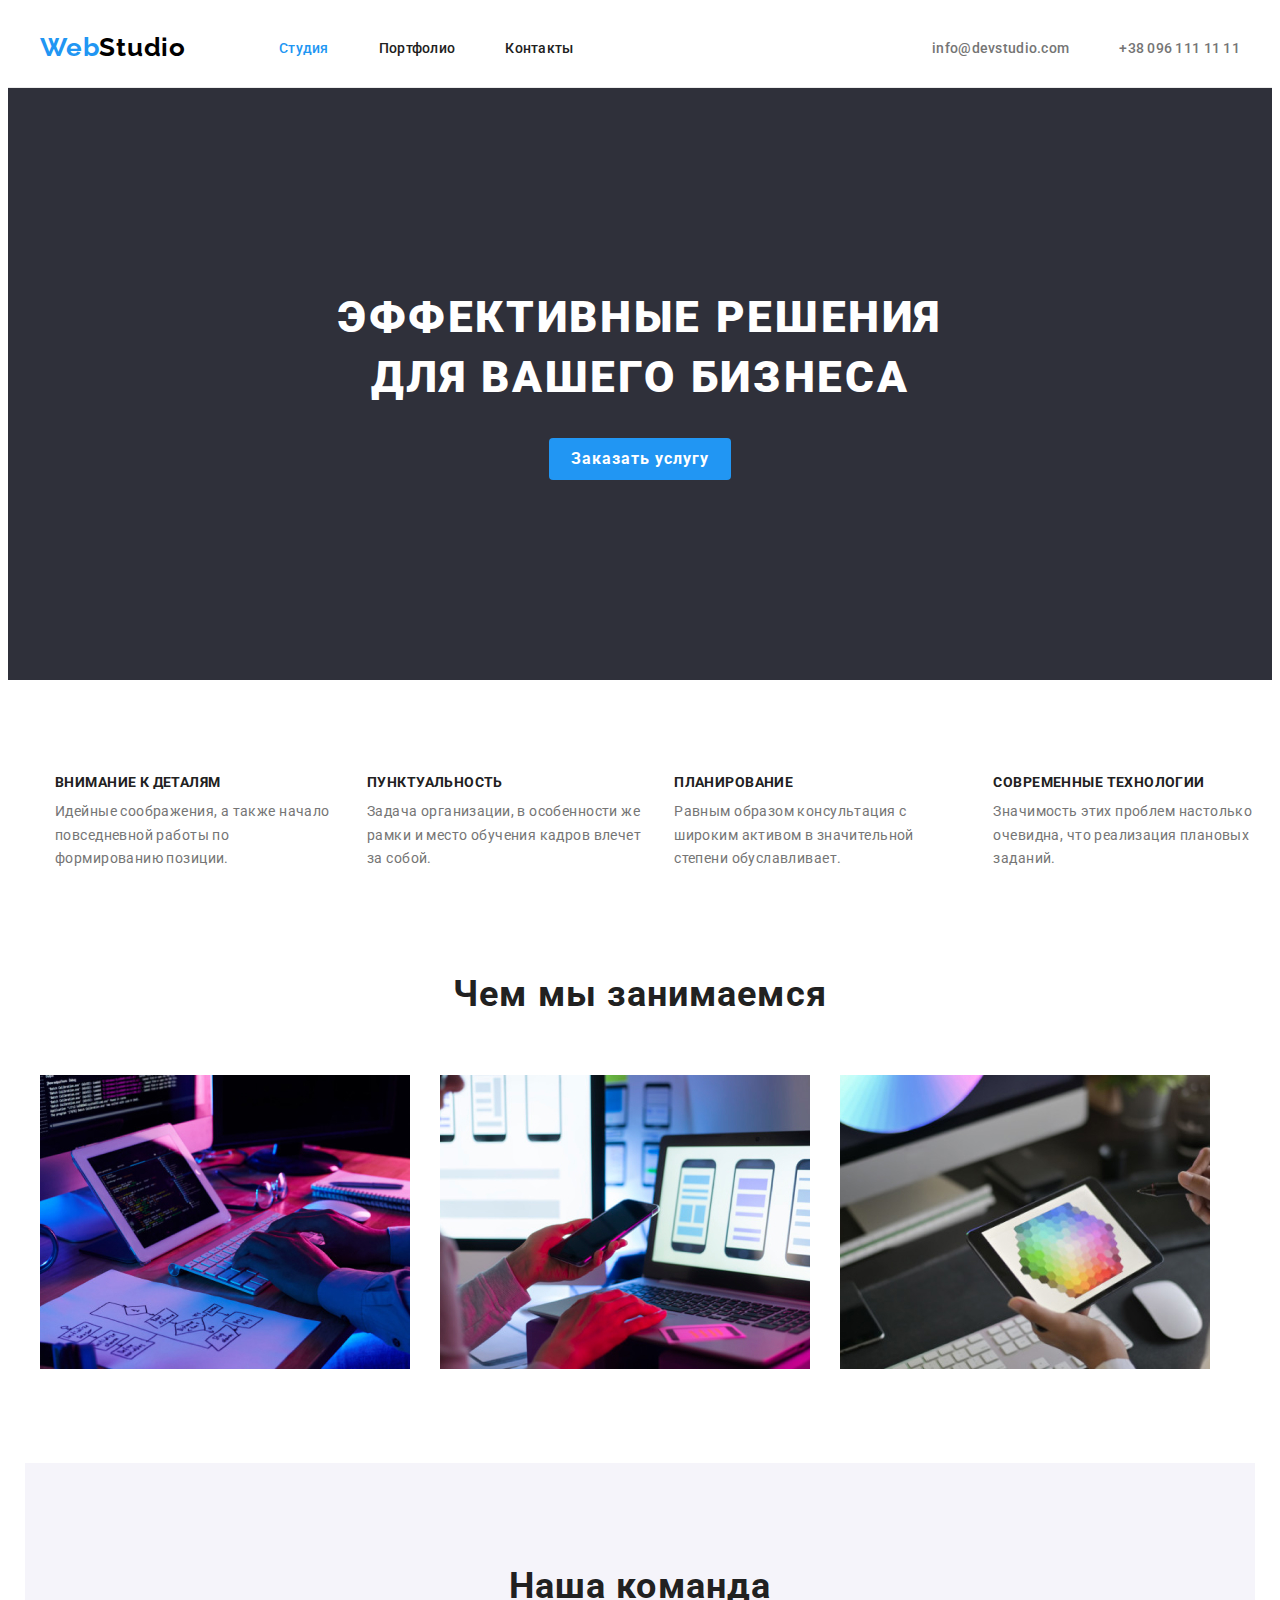
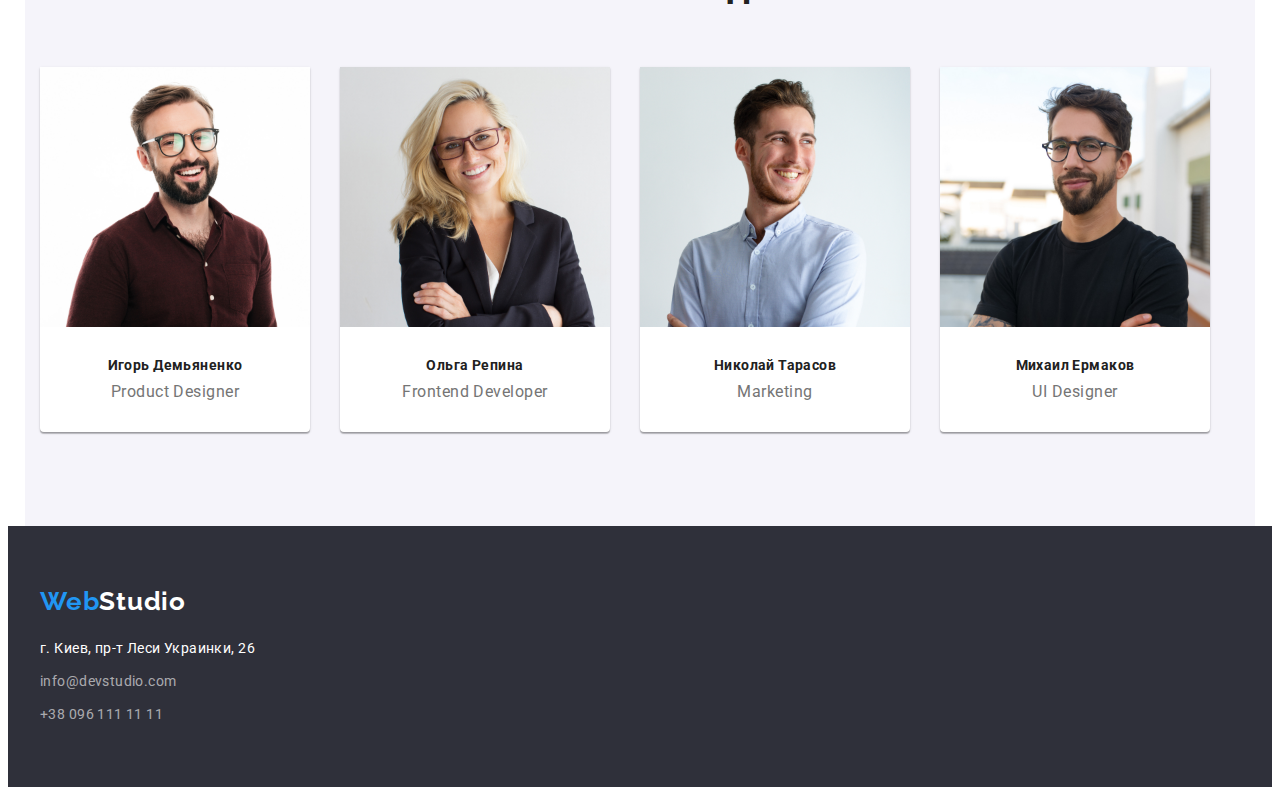
<file: index.html>
<!DOCTYPE html>
<html lang="ru">
<head>
    <meta charset="UTF-8"/>
    <title>Test</title>
    <link
            rel="stylesheet"
            href="https://cdnjs.cloudflare.com/ajax/libs/modern-normalize/1.0.0/modern-normalize.min.css"
            integrity="sha512-ISS7cAi1PEhQ8jnbJpJZMd29NlhNj4AWYyLOSp2CE/CsHxTCu+r+t0D2yoJudVrd0/8fTVPUVDzY5Tvli75u/g=="
            crossorigin="anonymous"
    />
    <!-- Raleway and  Roboto-->
    <link rel="preconnect" href="https://fonts.gstatic.com">
    <link href="https://fonts.googleapis.com/css2?family=Raleway:wght@700&family=Roboto:wght@400;500;700;900&display=swap"
          rel="stylesheet">
    <link href="./css/style.css" rel="stylesheet"/>
</head>
<body>
<!--==============================HEADER===========================================-->
<!--<div class="first-background">-->
<header>
    <div class="header-flex container">
        <!--    <nav>-->
        <nav class="logo-and-nav">
            <a href="index.html" class="logo link">Web<span class="studio">Studio</span></a>
            <ul class="nav-ul">
                <li class="nav-ul-li">
                    <a href="" class="head link active">Студия</a>
                </li>
                <li class="nav-ul-li">
                    <a href="portfolio.html" class="head link">Портфолио</a>
                </li>
                <li class="nav-ul-li">
                    <a href="" class="head link">Контакты</a>
                </li>
            </ul>
        </nav>
        <!--    </nav>-->
        <ul class="ul-mail">
            <li class="nav-ul-li">
                <a href="mailto:info@devstudio.com" class="info link">info@devstudio.com</a>
            </li>
            <li class="nav-ul-li">
                <a href="tel:+38961111111" class="info link">+38 096 111 11 11</a>
            </li>
        </ul>
    </div>
</header>
<!--==============================HEADER END===========================================-->
<!--==================================MAIN=============================================-->
<main>
    <section class="osnovnaya">
        <h1 class="osnovnaya-h1">ЭФФЕКТИВНЫЕ РЕШЕНИЯ ДЛЯ ВАШЕГО БИЗНЕСА</h1>
        <button class="button-osnov" type="button">Заказать услугу</button>
    </section>
        <section class="sec-chem-mi first-background container">
<!--            <div class="first-background pad">-->
            <ul class="chem-mi-ul container">
                <li class="chem-mi-li">
                    <h3 class="chem-mi-h3">Внимание к деталям</h3>
                    <p class="h3-text">
                        Идейные соображения, а также начало повседневной работы по
                        формированию позиции.
                    </p>
                </li>
                <li class="chem-mi-li">
                    <h3 class="chem-mi-h3">Пунктуальность</h3>
                    <p class="h3-text">
                        Задача организации, в особенности же рамки и место обучения кадров
                        влечет за собой.
                    </p>
                </li>
                <li class="chem-mi-li">
                    <h3 class="chem-mi-h3">Планирование</h3>
                    <p class="h3-text">
                        Равным образом консультация с широким активом в значительной степени
                        обуславливает.
                    </p>
                </li>
                <li class="chem-mi-li">
                    <h3 class="chem-mi-h3">Современные технологии</h3>
                    <p class="h3-text">
                        Значимость этих проблем настолько очевидна, что реализация плановых
                        заданий.
                    </p>
                </li>
            </ul>
        </section>
        <section class="o-rabote container">
            <h2 class="o-rabote-h2">Чем мы занимаемся</h2>
            <ul class="o-rabote-ul">
                <li class="o-rabote-li">
                    <img src="images/rab-1.jpg" alt="рабочий стол" width="370"/>
                </li>
                <li class="o-rabote-li">
                    <img src="images/rab-2.jpg" alt="мобильный" width="370"/>
                </li>
                <li class="o-rabote-li">
                    <img src="images/rab-3.jpg" alt="планшет" width="370"/>
                </li>
            </ul>
        </section>
    <section class="nasha-komanda container">
        <h2>Наша команда</h2>
        <ul class="nasha-komanda-ul">
            <li class="nasha-komanda-li">
                <img class="komanda-img" src="images/img%20(5).jpg" alt="1" width="270"/>
                <div class="nasha-komanda-li-div">
                    <h3 class="nasha-komanda-h3">Игорь Демьяненко</h3>
                    <p class="proffesia">Product Designer</p>
                </div>
            </li>
            <li class="nasha-komanda-li">
                <img class="komanda-img" src="images/img%20(6).jpg" alt="2" width="270"/>
                <div class="nasha-komanda-li-div">
                    <h3 class="nasha-komanda-h3">Ольга Репина</h3>
                    <p class="proffesia">Frontend Developer</p>
                </div>
            </li>
            <li class="nasha-komanda-li">
                <img class="komanda-img" src="images/img%20(7).jpg" alt="3" width="270"/>
                <div class="nasha-komanda-li-div">
                    <h3 class="nasha-komanda-h3">Николай Тарасов</h3>
                    <p class="proffesia">Marketing</p>
                </div>
            </li>
            <li class="nasha-komanda-li">
                <img class="komanda-img" src="images/img%20(8).jpg" alt="4" width="270"/>
                <div class="nasha-komanda-li-div">
                    <h3 class="nasha-komanda-h3">Михаил Ермаков</h3>
                    <p class="proffesia">UI Designer</p>
                </div>
            </li>
        </ul>
    </section>
</main>
<!--==================================MAIN END=============================================-->
<!--===================================FOOTER==============================================-->
<footer>
    <div class="div-footer container">
        <a href="index.html" class="logo-foot link footer">Web<span class="studio-white">Studio</span></a>
        <address>г. Киев, пр-т Леси Украинки, 26</address>
        <ul>
            <li class="foot-a">
                <a class="mail link" href="mailto:info@devstudio.com">info@devstudio.com</a>
            </li>
            <li>
                <a class="tel link" href="tel:+38961111111">+38 096 111 11 11</a>
            </li>
        </ul>
    </div>
</footer>
<!--===================================FOOTER=END==========================================-->
</body>
</html>
</file>
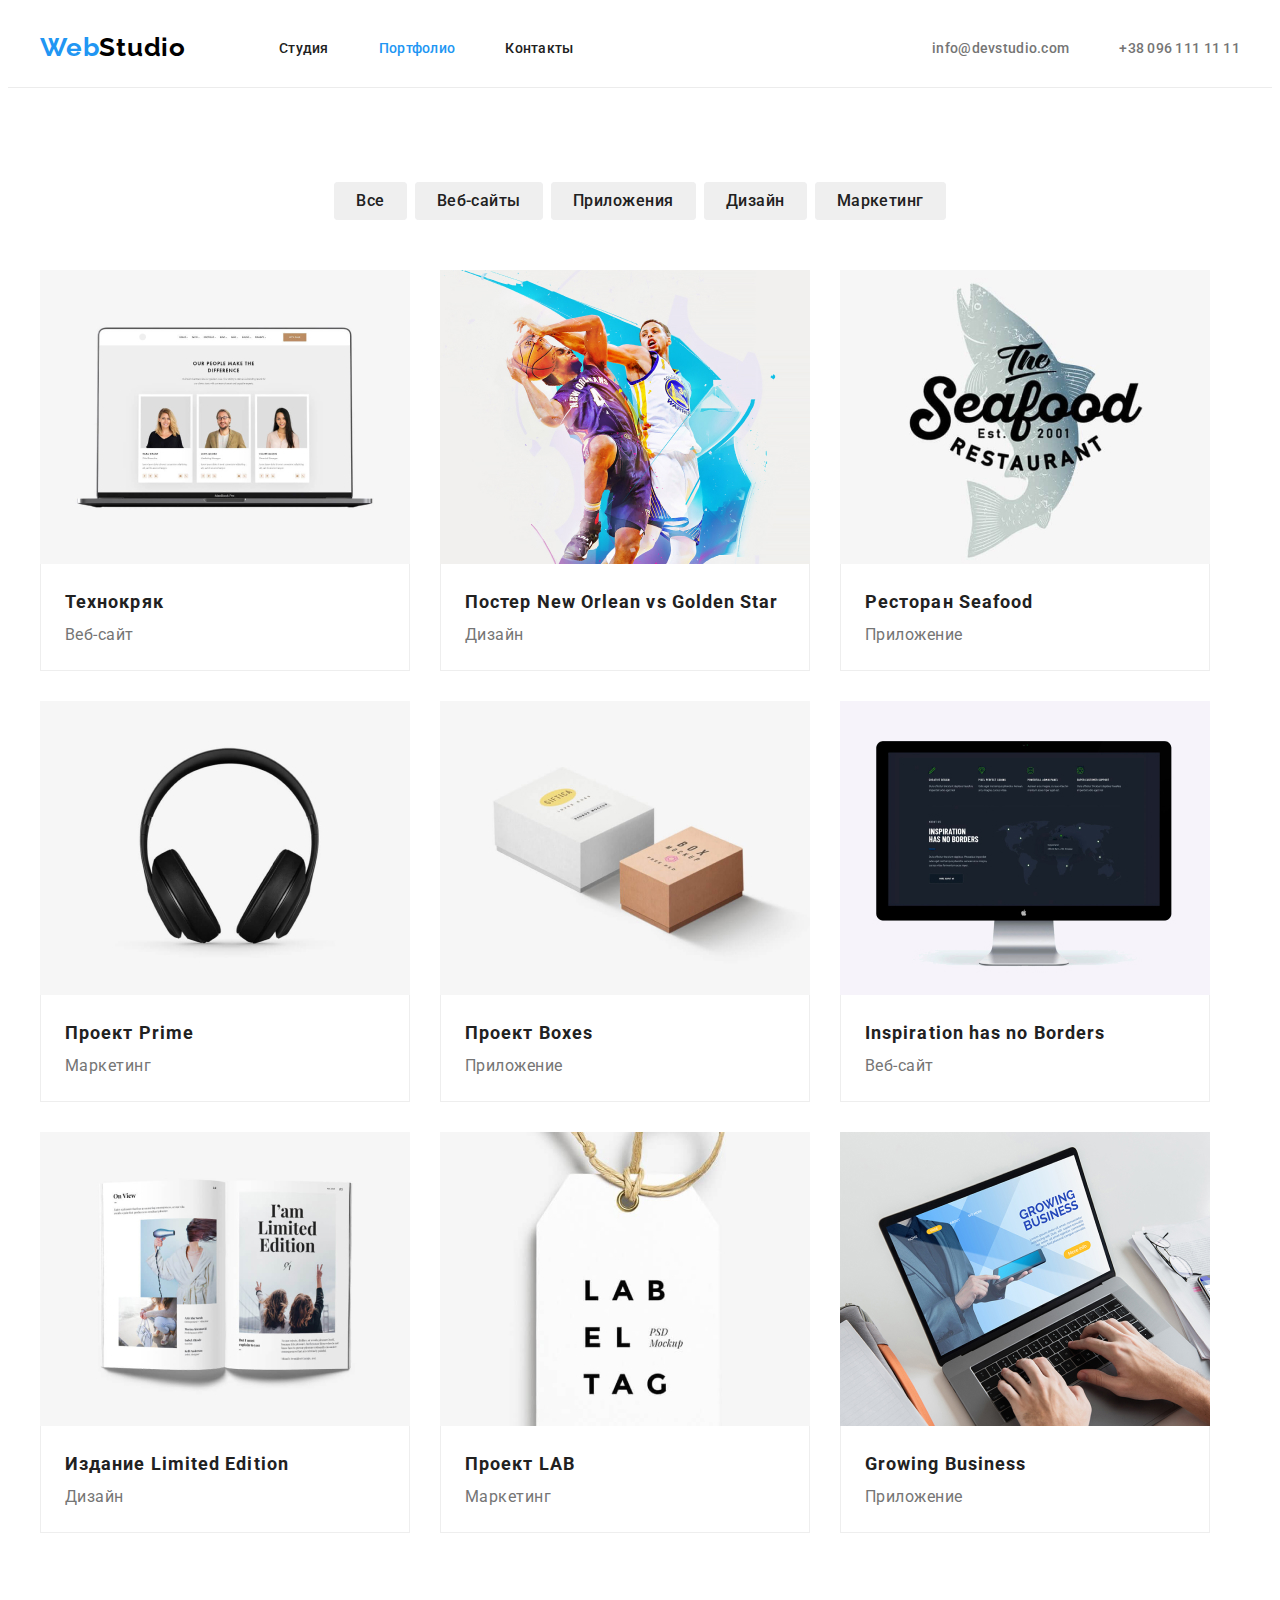
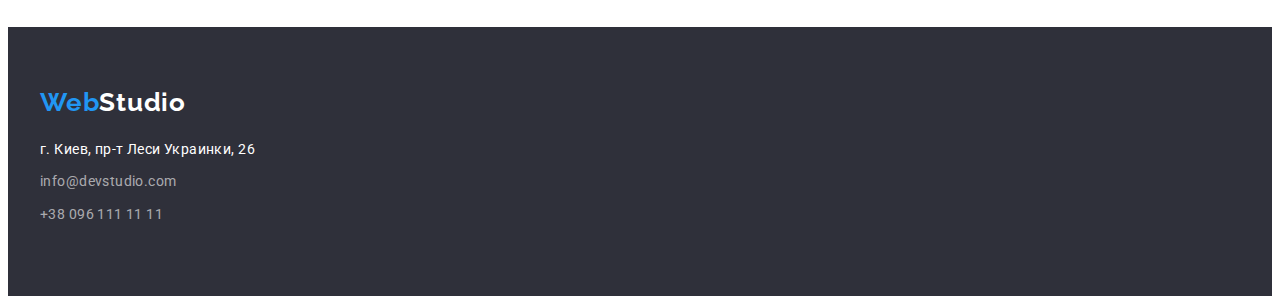
<file: portfolio.html>
<!DOCTYPE html>
<html lang="ru">
<head>
    <meta charset="UTF-8"/>
    <title>Test</title>
    <link
            rel="stylesheet"
            href="https://cdnjs.cloudflare.com/ajax/libs/modern-normalize/1.0.0/modern-normalize.min.css"
            integrity="sha512-ISS7cAi1PEhQ8jnbJpJZMd29NlhNj4AWYyLOSp2CE/CsHxTCu+r+t0D2yoJudVrd0/8fTVPUVDzY5Tvli75u/g=="
            crossorigin="anonymous"
    />
    <!-- Raleway and  Roboto-->
    <link rel="preconnect" href="https://fonts.gstatic.com">
    <link href="https://fonts.googleapis.com/css2?family=Raleway:wght@700&family=Roboto:wght@400;500;700;900&display=swap"
          rel="stylesheet">
    <link href="./css/style.css" rel="stylesheet"/>
</head>
<body>
<!--==============================HEADER===========================================-->
<header>
    <div class="header-flex container">
        <!--    <nav>-->
        <nav class="logo-and-nav">
            <a href="index.html" class="logo link">Web<span class="studio">Studio</span></a>
            <ul class="nav-ul">
                <li class="nav-ul-li">
                    <a href="index.html" class="head link">Студия</a>
                </li>
                <li class="nav-ul-li">
                    <a href="portfolio.html" class="head link active">Портфолио</a>
                </li>
                <li class="nav-ul-li">
                    <a href="" class="head link">Контакты</a>
                </li>
            </ul>
        </nav>
        <!--    </nav>-->
        <ul class="ul-mail">
            <li class="nav-ul-li">
                <a href="mailto:info@devstudio.com" class="info link">info@devstudio.com</a>
            </li>
            <li class="nav-ul-li">
                <a href="tel:+38961111111" class="info link">+38 096 111 11 11</a>
            </li>
        </ul>
    </div>
</header>
<!--==============================HEADER END===========================================-->
<!--==============================MAIN=================================================-->
    <main class="portfolio-main">
        <section class="work">
            <ul class="work-ul">
                <li class="work-select">
                    <button class="work-select-button link">Все</button>
                </li>
                <li class="work-select">
                    <button class="work-select-button link">Веб-сайты</button>
                </li>
                <li class="work-select">
                    <button class="work-select-button link">Приложения</button>
                </li>
                <li class="work-select">
                    <button class="work-select-button link">Дизайн</button>
                </li>
                <li class="work-select">
                    <button class="work-select-button link">Маркетинг</button>
                </li>
            </ul>
            <ul class="ul-primeri-rabot">
                <li class="li-primeri-rabot">
                    <img src="images/tehno.jpg" alt="техно кряк" width="370"/>
                    <div class="li-primeri-rabot-text">
                        <h3 class="port-h3">Технокряк</h3>
                        <p class="port-p">Веб-сайт</p>
                    </div>
                </li>
                <li class="li-primeri-rabot">
                    <img src="images/img.jpg" alt="баскетбол" width="370"/>
                    <div class="li-primeri-rabot-text">
                        <h3 class="port-h3">Постер New Orlean vs Golden Star</h3>
                        <p class="port-p">Дизайн</p>
                    </div>
                </li>
                <li class="li-primeri-rabot">
                    <img src="images/img-1.jpg" alt="лого ресторана" width="370"/>
                    <div class="li-primeri-rabot-text">
                        <h3 class="port-h3">Ресторан Seafood</h3>
                        <p class="port-p">Приложение</p>
                    </div>
                </li>
                <li class="li-primeri-rabot">
                    <img src="images/img-2.jpg" alt="наушники" width="370"/>
                    <div class="li-primeri-rabot-text">
                        <h3 class="port-h3">Проект Prime</h3>
                        <p class="port-p">Маркетинг</p>
                    </div>
                </li>
                <li class="li-primeri-rabot">
                    <img src="images/img-3.jpg" alt="коробочки" width="370"/>
                    <div class="li-primeri-rabot-text">
                        <h3 class="port-h3">Проект Boxes</h3>
                        <p class="port-p">Приложение</p>
                    </div>
                </li>
                <li class="li-primeri-rabot">
                    <img src="images/img-4.jpg" alt="монитор" width="370"/>
                    <div class="li-primeri-rabot-text">
                        <h3 class="port-h3">Inspiration has no Borders</h3>
                        <p class="port-p">Веб-сайт</p>
                    </div>
                </li>
                <li class="li-primeri-rabot">
                    <img src="images/img-5.jpg" alt="книга" width="370"/>
                    <div class="li-primeri-rabot-text">
                        <h3 class="port-h3">Издание Limited Edition</h3>
                        <p class="port-p">Дизайн</p>
                    </div>
                </li>
                <li class="li-primeri-rabot">
                    <img src="images/img-6.jpg" alt="лейба" width="370"/>
                    <div class="li-primeri-rabot-text">
                        <h3 class="port-h3">Проект LAB</h3>
                        <p class="port-p">Маркетинг</p>
                    </div>
                </li>
                <li class="li-primeri-rabot">
                    <img src="images/img-7.jpg" alt="ноутбук" width="370"/>
                    <div class="li-primeri-rabot-text">
                        <h3 class="port-h3">Growing Business</h3>
                        <p class="port-p">Приложение</p>
                    </div>
                </li>
            </ul>
        </section>
    </main>
<!--==============================MAIN=END=============================================-->
<!--==============================FOOTER===============================================-->
<footer>
    <div class="div-footer container">
        <a href="index.html" class="logo link footer">Web<span class="studio-white">Studio</span></a>
        <address>г. Киев, пр-т Леси Украинки, 26</address>
        <ul>
            <li class="foot-a">
                <a class="mail link" href="mailto:info@devstudio.com">info@devstudio.com</a>
            </li>
            <li class="foot-a">
                <a class="tel link" href="tel:+38961111111">+38 096 111 11 11</a>
            </li>
        </ul>
    </div>
</footer>
<!--==============================FOOTER=END===========================================-->
</body>
</html>
</file>
<file: css/style.css>
:root {
    --sec-color: #212121;
    --hov-blue-color: #2196F3;
    --ther-white-color: #ffffff;
    --back-grey-color: #757575;
    --upper-text-transform: uppercase;
}

body {
    font-family: 'Roboto', sans-serif;
    color: var(--back-grey-color);
}

.first-background {
    background-color: var(--ther-white-color);
}

li {
    list-style-type: none;
}

h1,
h2,
h3,
p,
ul {
    margin: 0;
}

ul {
    padding-left: 0;
}

img {
    display: block;
}

.container {
    width: 1200px;
    margin-right: auto;
    margin-left: auto;
    padding: 0 15px;
}

.link {
    text-decoration: none;
}

.studio-white {
    color: var(--ther-white-color);
}

.border {
    border: 1px solid #ECECEC;
}

.border-main {
    width: 1600px;
    background-color: var(--ther-white-color);
}

/*Header*/
/*FLEX Header*/
header {
    background-color: var(--ther-white-color);
    border-bottom: 1px solid #ECECEC;
    padding: 24px 0;
}

.header-flex {
    display: flex;
    align-items: center;
}

.logo-and-nav {
    display: flex;
    align-items: center;
}

.nav-ul {
    display: flex;
}

.nav-ul-li:not(:last-child) {
    margin-right: 50px;
}

.ul-mail {
    display: flex;
    margin-left: auto;
}

/*END Flex Header*/
.logo {
    font-family: Raleway;
    font-weight: bold;
    font-size: 26px;
    line-height: 1.19;
    letter-spacing: 0.03em;
    color: #2196F3;
    margin-right: 93px;
}

.studio {
    font-weight: bold;
    font-size: 26px;
    line-height: 1.19;
    letter-spacing: 0.03em;
    color: black;
}

.head {
    font-weight: 500;
    font-size: 14px;
    line-height: 1.14;
    letter-spacing: 0.02em;
    color: var(--sec-color);
}

.head:hover,
.head:focus {
    color: #2196F3;
}

.info {
    font-weight: 500;
    font-size: 14px;
    line-height: 1.14;
    letter-spacing: 0.02em;
    color: var(--back-grey-color);
}

.info:hover,
.info:focus {
    color: #2196F3;
}

/*main*/
.osnovnaya {
    background-color: #2F303A;
    max-width: 1600px;
    text-align: center;
    padding: 200px 0;
    margin-left: auto;
    margin-right: auto;
}

.osnovnaya-h1 {
    width: 696px;
    margin: 0 auto 30px auto;
    font-size: 44px;
    font-weight: 900;
    line-height: 1.36;
    letter-spacing: 0.06em;
    text-align: center;
    color: var(--ther-white-color);
}

h2 {
    font-weight: bold;
    font-size: 36px;
    line-height: 1.66;
    letter-spacing: 0.03em;
    color: var(--sec-color);
}

h3 {
    font-weight: bold;
    font-size: 14px;
    line-height: 16px;
    letter-spacing: 0.03em;
    color: var(--sec-color);
}

.button-osnov {
    cursor: pointer;
    background: #2196F3;
    border-radius: 4px;
    font-weight: bold;
    color: var(--ther-white-color);
    font-family: inherit;
    font-size: 16px;
    line-height: 1.875;
    letter-spacing: 0.06em;
    border: 0;
    padding: 6px 22px;
}

.butt-zak {
    font-size: 16px;
    font-weight: bold;
    color: var(--ther-white-color);
    font-family: inherit;
}


.sec-chem-mi {
    padding-top: 94px;
    padding-bottom: 94px;
}

.chem-mi-ul {
    display: flex;
}

.chem-mi-li:not(:last-child) {
    margin-right: 30px;
}

.chem-mi-h3 {
    text-transform: var(--upper-text-transform);
    margin-bottom: 10px;
}

h2 {
    text-align: center;
    margin-top: 0;
    margin-bottom: 50px;
}

.o-rabote-ul {
    display: flex;
    padding-bottom: 94px;
}

.o-rabote-li:not(:last-child) {
    margin-right: 30px;
}

.h3-text {
    font-size: 14px;
    line-height: 1.71;
    letter-spacing: 0.03em;
}

.nasha-komanda {
    background: #F5F4FA;
    padding-bottom: 94px;
    padding-top: 94px;
}
{/*.nasha-komanda-div{*/
/*    margin-left: auto;*/
/*    margin-right: auto;*/
}
.nasha-komanda-ul {
    display: flex;
    flex-wrap: wrap;
    margin-top: -30px;
    margin-left: -30px;
}

.nasha-komanda-li {
    background: var(--ther-white-color);
    box-shadow: 0 1px 3px rgba(0, 0, 0, 0.12), 0 1px 1px rgba(0, 0, 0, 0.14), 0 2px 1px rgba(0, 0, 0, 0.2);
    border-radius: 0 0 4px 4px;
    margin-top: 30px;
    margin-left: 30px;
}

.nasha-komanda-li-div {
    text-align: center;
    padding: 30px 0;
}

.nasha-komanda-h3 {
    margin-bottom: 10px;
}

.proffesia {
    font-size: 16px;
    line-height: 1.18;
    /*text-align: center;*/
    letter-spacing: 0.03em;
    color: var(--back-grey-color);
}

/*=================================Porfolio.html==============================================*/

.portfolio-main {
    padding: 94px 15px;
    width: 1200px;
    margin: 0 auto;
    background-color: var(--ther-white-color);
}

.active {
    color: var(--hov-blue-color);
}

/*section -work*/

.work-select {
    background: #F5F4FA;
    border-radius: 4px;
}

.work-select-button {
    border-radius: 4px;
    padding: 6px 22px;
    border: none;
    font-family: inherit;
    font-style: normal;
    font-weight: 500;
    font-size: 16px;
    line-height: 1.62;
    text-align: center;
    letter-spacing: 0.03em;
    color: #212121;
}

.work-select-button:hover,
.work-select-button:focus {
    background: #2196F3;
    box-shadow: 0 3px 1px rgba(0, 0, 0, 0.1), 0 1px 2px rgba(0, 0, 0, 0.08), 0 2px 2px rgba(0, 0, 0, 0.12);
    color: var(--ther-white-color);
    text-decoration: none;
}

.work-ul {
    display: flex;
    justify-content: center;
    /*width: 611px;*/
    margin: 0 auto 50px;
    /*text-align: center;*/
}

.work-select:not(:last-child) {
    margin-right: 8px;
}

.ul-primeri-rabot {
    display: flex;
    flex-wrap: wrap;
    margin-left: -30px;
    margin-top: -30px;
}

.li-primeri-rabot {
    margin-left: 30px;
    margin-top: 30px;


}

.li-primeri-rabot-text {
    padding: 20px 24px;
    border: 1px solid #EEEEEE;
    border-top: none;
}

.port-h3 {
    font-weight: bold;
    font-size: 18px;
    line-height: 2;
    letter-spacing: 0.06em;
}

.port-p {
    font-size: 16px;
    line-height: 1.87;
    letter-spacing: 0.03em;
}

/*=============================FOOTER==========================================================*/
footer {
    background-color: #2F303A;
    padding: 60px 0;
}

.div-footer {
    padding:0 15px;
}

.footer {
    display: inline-block;
    margin-bottom: 20px;
}

address {
    font-style: normal;
    font-size: 14px;
    line-height: 1.71;
    letter-spacing: 0.03em;
    color: var(--ther-white-color);
    margin-bottom: 9px;
}

.mail, .tel {
    font-size: 14px;
    line-height: 1.71;
    letter-spacing: 0.03em;
    color: rgba(255, 255, 255, 0.6);
}

.foot-a {
    margin-bottom: 9px;
}
.logo-foot {
    font-family: Raleway;
    font-weight: bold;
    font-size: 26px;
    line-height: 1.19;
    letter-spacing: 0.03em;
    color: #2196F3;
}
</file>
